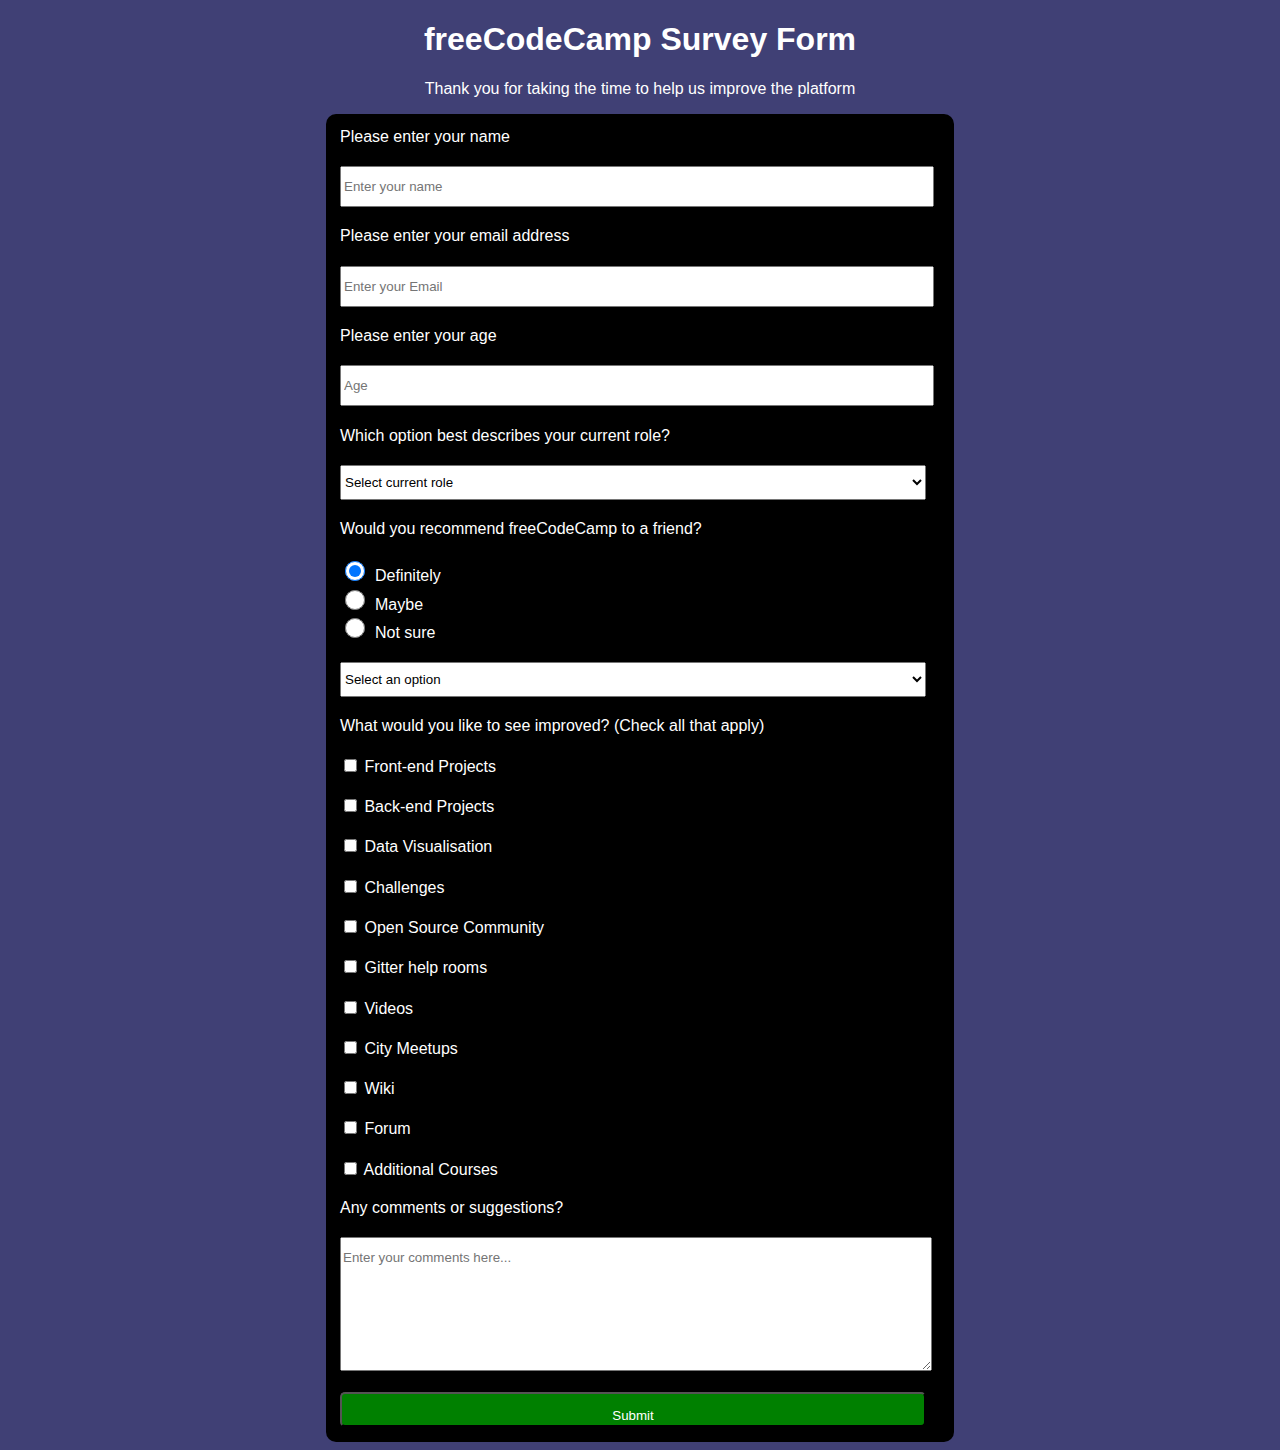
<file: Projeto 1/index.html>
<!DOCTYPE html>
<html lang="pt-br">
<head>
    <meta charset="UTF-8">
    <meta name="viewport" content="width=device-width, initial-scale=1.0">
    <title>https://survey-form.freecodecamp.rocks/</title>
    <link rel="stylesheet" href="styles.css">
</head>
<body>
    <h1 id="title">freeCodeCamp Survey Form</h1>
    <p id="description">Thank you for taking the time to help us improve the platform</p>
    <form id="survey-form">
        <main>
            <label id="name-label">Please enter your name</label>
            <br>
            <input type="text" placeholder="Enter your name" class="text_box" id="name" required>
            <br>
            <label id="email-label">Please enter your email address</label>
            <br>
            <input type="email" placeholder="Enter your Email" class="text_box" id="email" required>
            <br>
            <label id="number-label">Please enter your age</label>
            <br>
            <input type="number" placeholder="Age" class="text_box" id="number" min=12 max=120>
            <br>
            <label for="current-role">Which option best describes your current role?</label>
            <br>
            <select name="current-role" id="dropdown">
                <option value="select-current-role" disabled selected value>Select current role</option>
                <option value="student">Student</option>
                <option value="full-time-job">Full Time Job</option>
                <option value="full-time-learner">Full Time Learner</option>
                <option value="prefer-not-to-say">Prefer not to say</option>
                <option value="other">Other</option> 
            </select>
            <br>
            <label for="recommendation">Would you recommend freeCodeCamp to a friend?</label>
            <br>
            <label>
            <input
              name="user-recommend"
              value="definitely"
              type="radio"
              class="input-radio"
              checked
            />Definitely</label
          >
          <label>
            <input
              name="user-recommend"
              value="maybe"
              type="radio"
              class="input-radio"
            />Maybe</label
          >

          <label
            ><input
              name="user-recommend"
              value="not-sure"
              type="radio"
              class="input-radio"
            />Not sure</label
          >

          <br>
            <select name="favourite-feature" id="favourite-feature">
                <option value="select-an-option" disabled selected value>Select an option</option>
                <option value="challenges">Challenges</option>
                <option value="projects">Projects</option>
                <option value="community">Community</option>
                <option value="open-source">Open Source</option>
            </select>
            <br>
            <label for="improvement">What would you like to see improved? (Check all that apply)</label>
            <br>
            <label for="front-end-projects"><input type="checkbox" value="front-end-projects"> Front-end Projects</label>
            <br>
            <label for="back-end-projects"><input type="checkbox" value="back-end-projects"> Back-end Projects</label>
            <br>
            <label for="data-visualisation"><input type="checkbox" value="data-visualisation"> Data Visualisation</label>
            <br>
            <label for="challenges"><input type="checkbox" value="challenges"> Challenges</label>
            <br>
            <label for="open-source-community"><input type="checkbox" value="open-source-community"> Open Source Community</label>
            <br>
            <label for="gitter-help-rooms"><input type="checkbox" value="gitter-help-rooms"> Gitter help rooms</label>
            <br>
            <label for="videos"><input type="checkbox" value="videos">  Videos</label>
            <br>
            <label for="city-meetups"><input type="checkbox" value="city-meetups"> City Meetups</label>
            <br>
            <label for="wiki"><input type="checkbox" value="wiki"> Wiki</label>
            <br>
            <label for="Forum"><input type="checkbox" value="forum"> Forum</label>
            <br>
            <label for="additional-courses"><input type="checkbox" value="additional-courses"> Additional Courses</label>
            <br>
            <label for="comments">Any comments or suggestions?</label>
            <br>
            <textarea name="comments" id="comments" placeholder="Enter your comments here..." class="final_text_box"></textarea>
            <br>
            <button id="submit" type="submit">Submit</button>
        </main>
    </form>
</body>
</html>
</file>
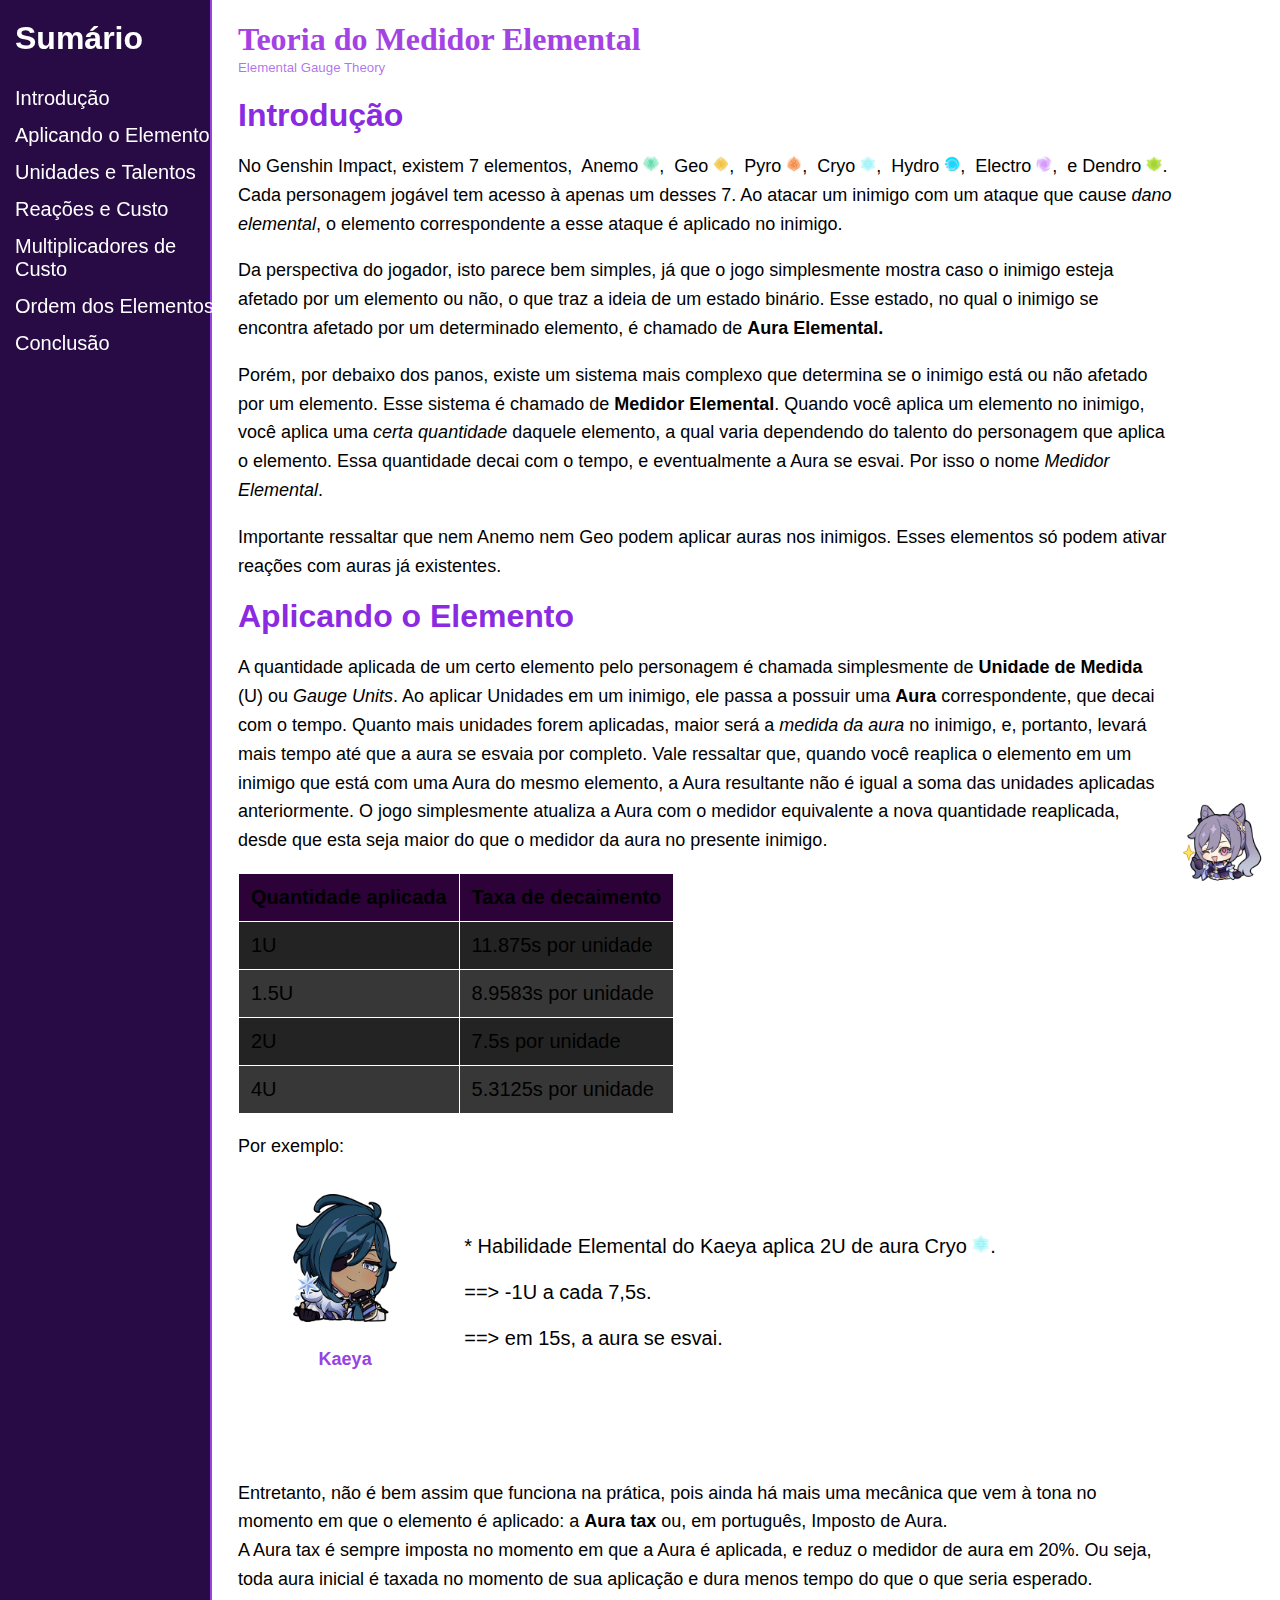
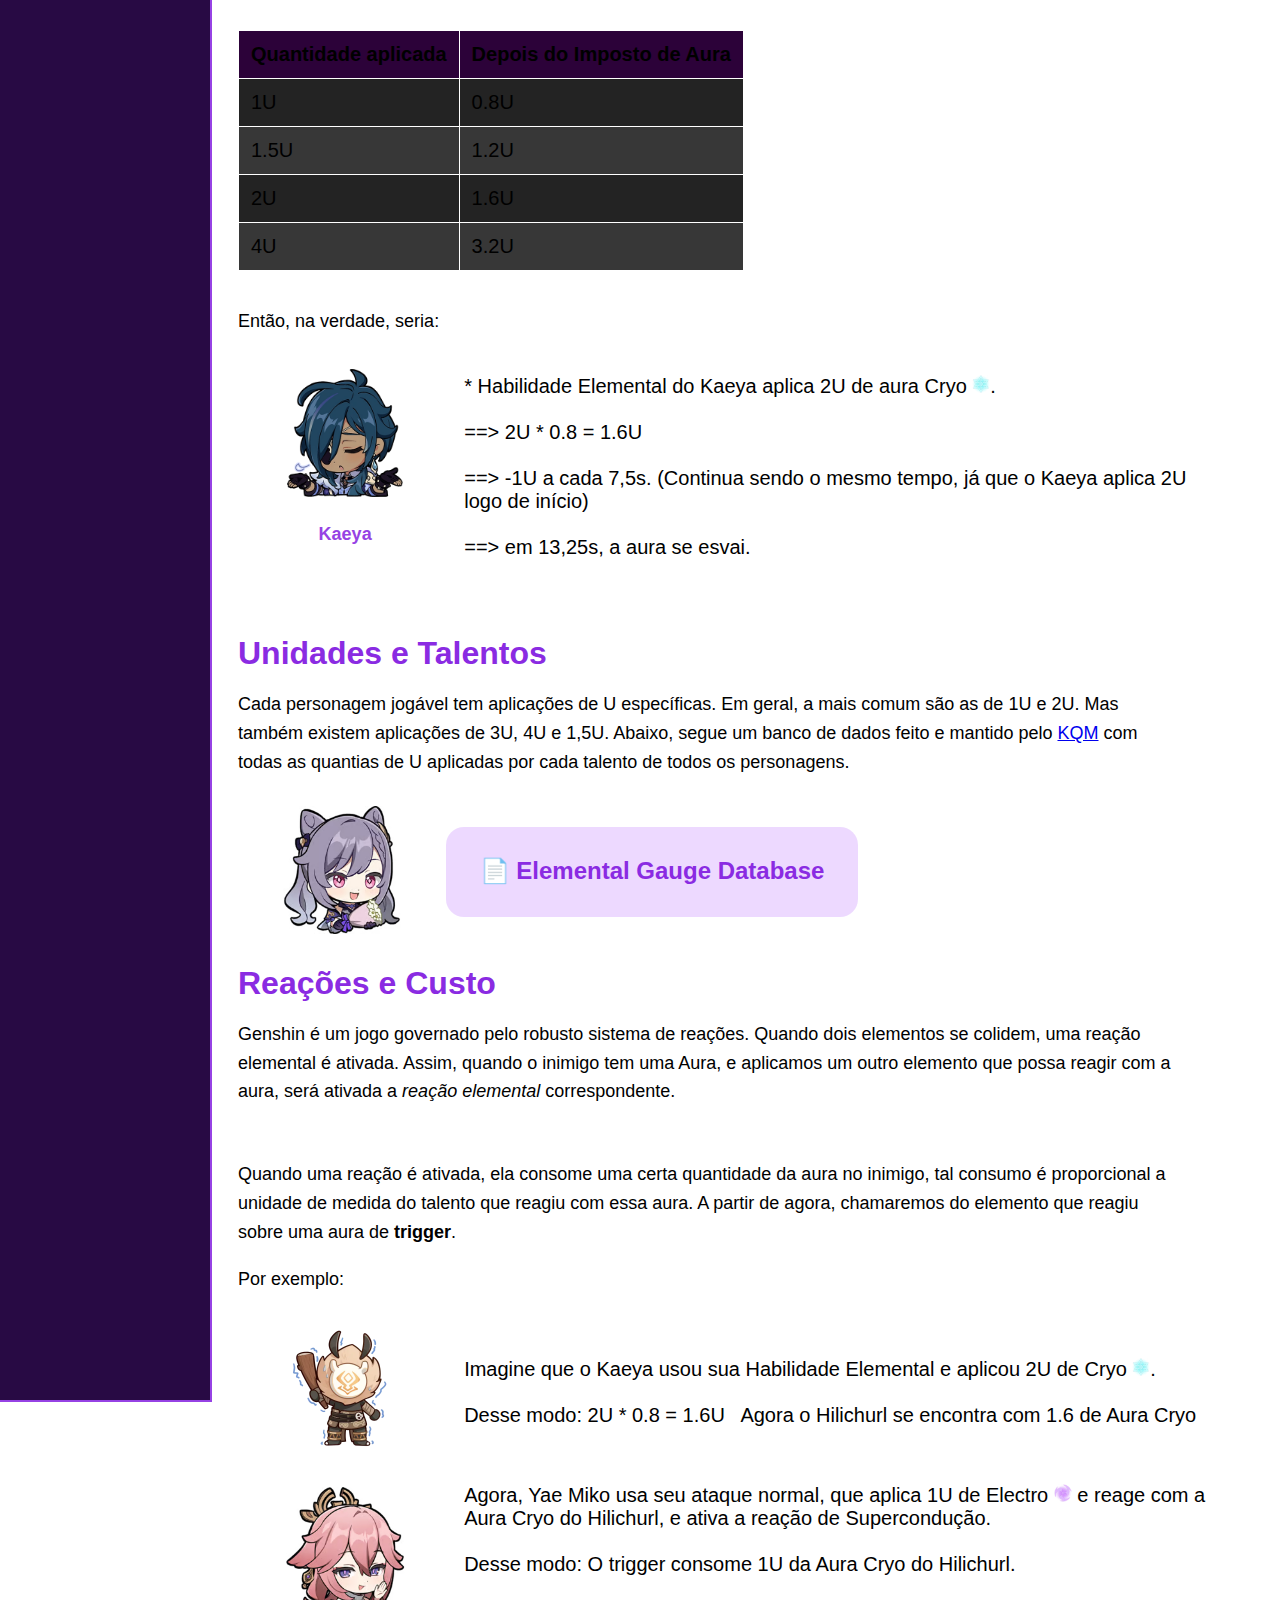
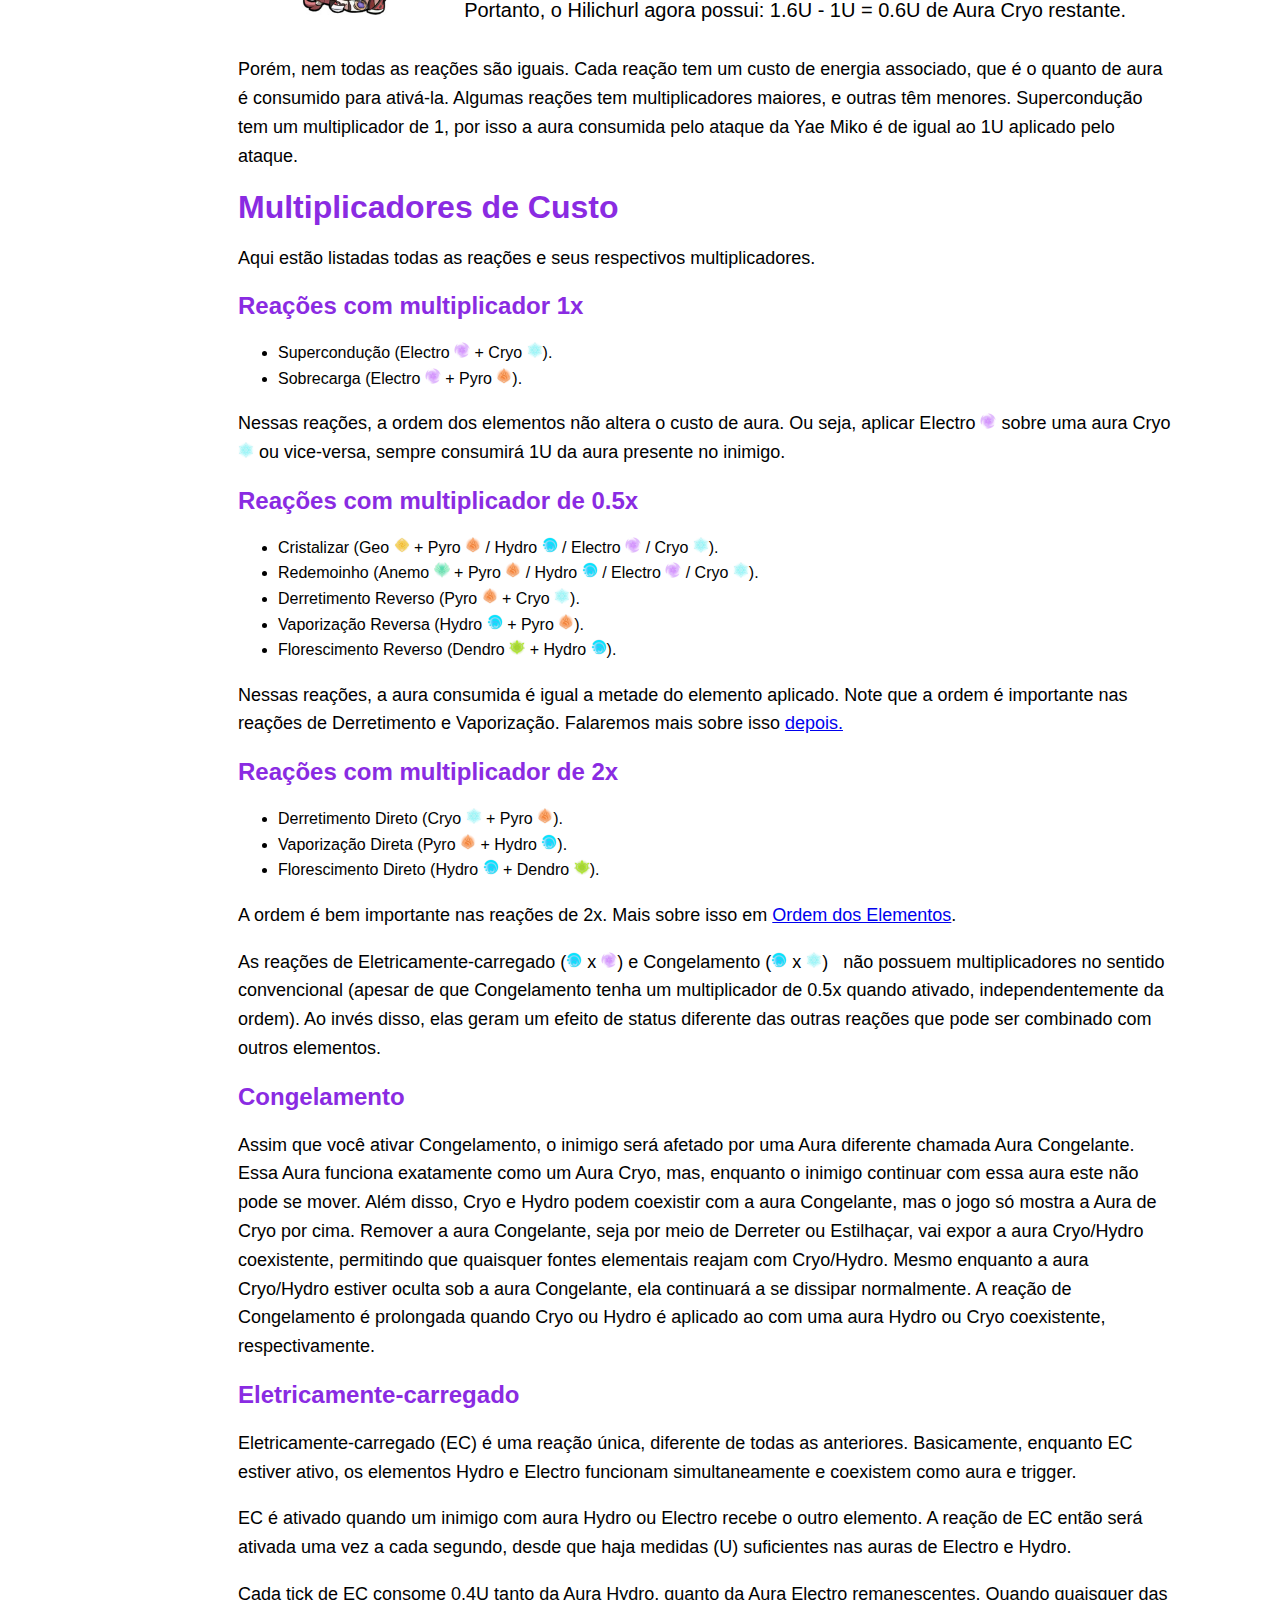
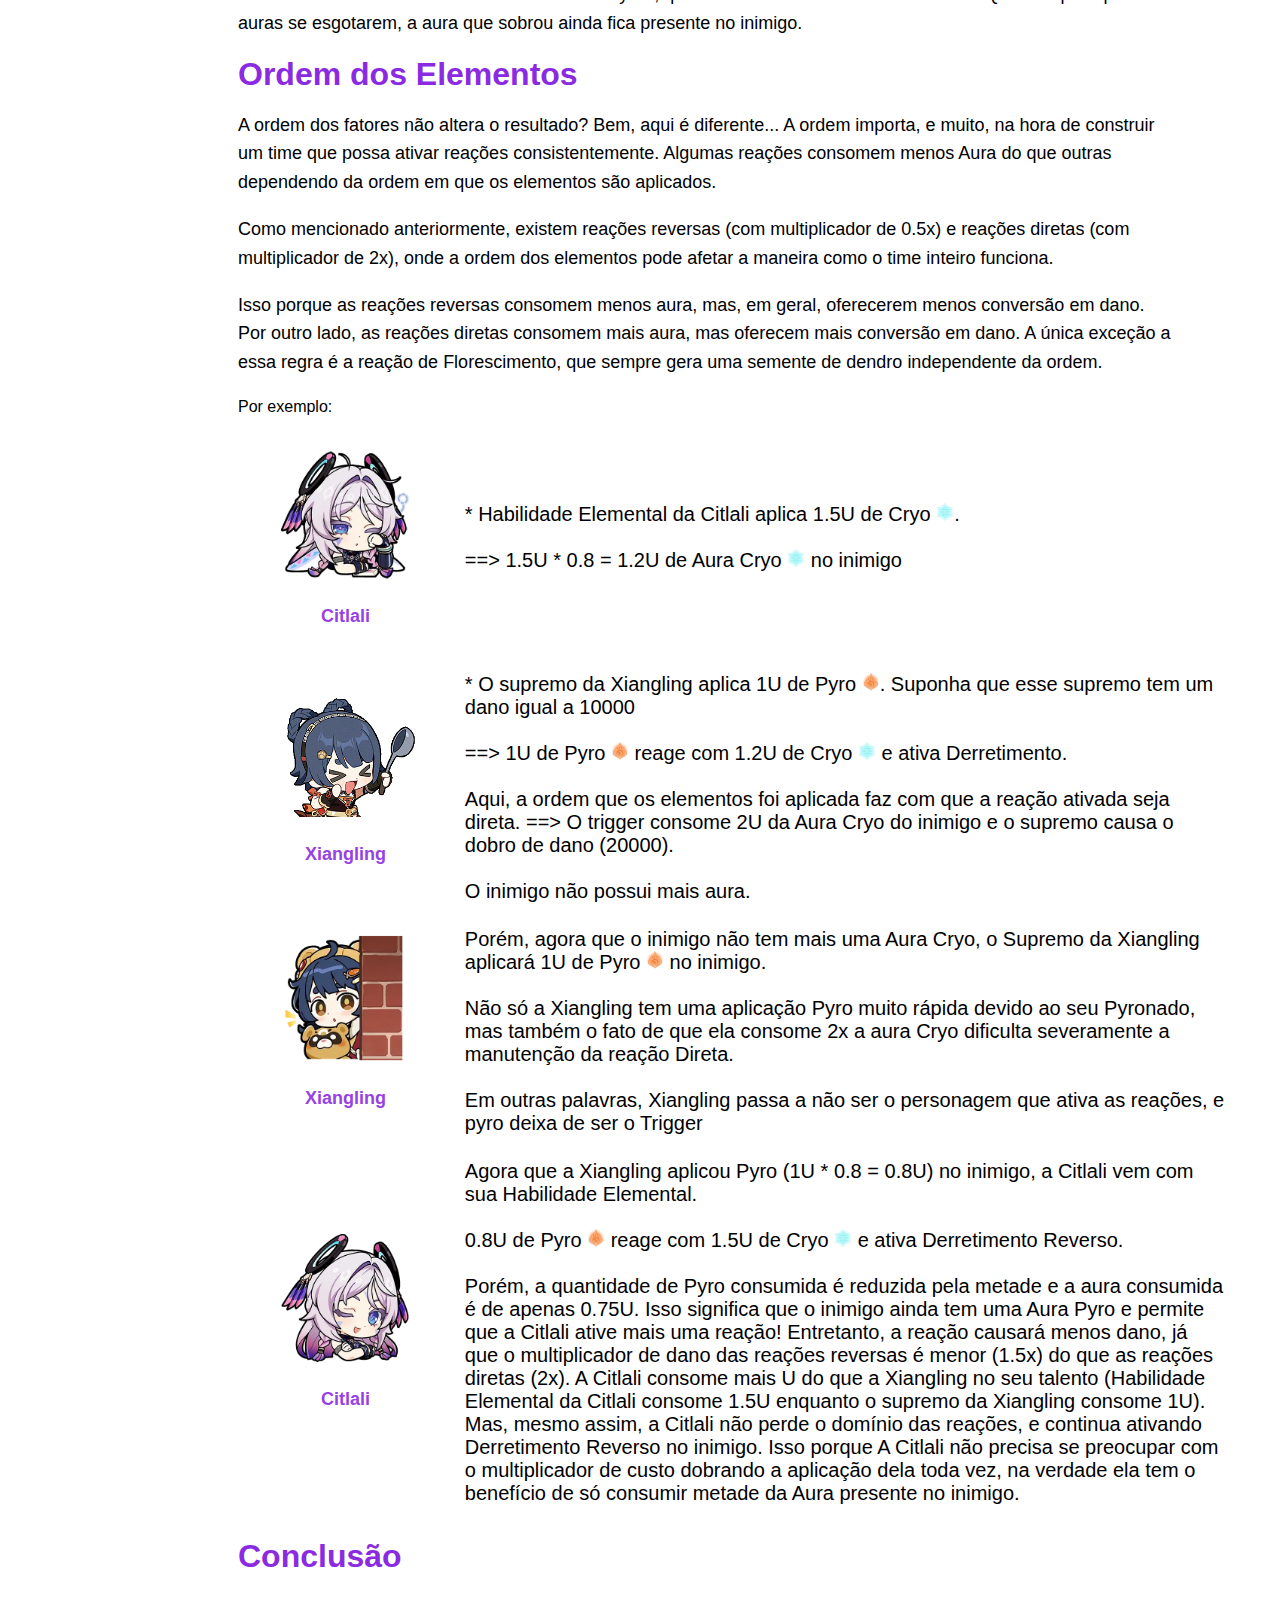
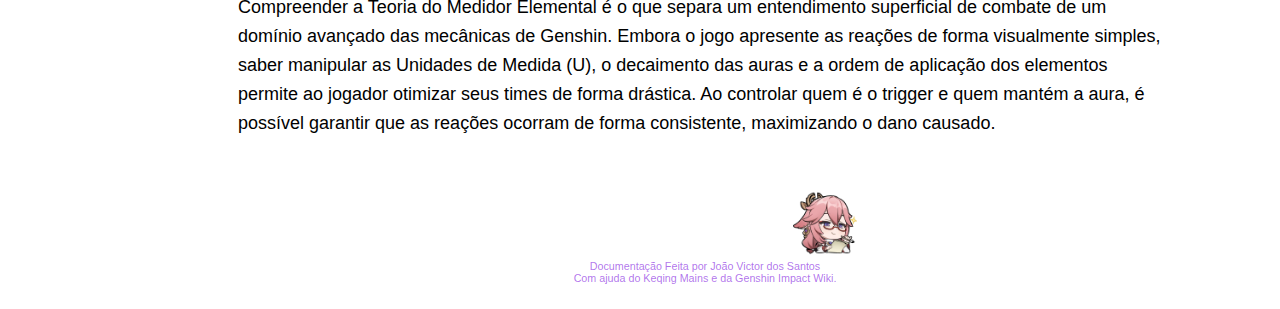
<file: Projeto3/Technical-Documentation-Page/Teoria-Do-Medidor_Elemental/index.html>
<!DOCTYPE html>
<html lang="pt-br">
    <head>
        <meta charset="UTF-8">
        <meta name="viewport" content="width=device-width, initial-scale=1.0">
        <meta name="color-scheme" content="light dark">
        <link rel = "stylesheet" href="styles.css">
    </head>
    <body>
        <!-- Navbar que fica do lado esquerdo da tela com o sumário-->
        <div class="navbar-container">
            <nav id="navbar"> 
                <header>Sumário</header>
                <br>
                <a class="nav-link" href="#introdução">Introdução</a>
                <a class="nav-link" href="#Aplicando_o_Elemento">Aplicando o Elemento</a>
                <a class="nav-link" href="#unidades_e_talentos">Unidades e Talentos</a>
                <a class="nav-link" href="#Reações_e_Custo">Reações e Custo</a>
                <a class="nav-link" href="#Multiplicadores_de_Custo">Multiplicadores de Custo</a>
                <a class="nav-link" href="#Ordem_dos_Elementos">Ordem dos Elementos</a>
                <a class="nav-link" href="#Conclusão">Conclusão</a>
            </nav>
        </div>
    </div>

    <div id="cornerKeqing">
        <a href="https://keqingmains.com"><img src="./imgs/emojis/Keqing/keqing-thumbs-up.webp" alt="Keqing" width="96" height="96"></a>
        <div id="mouse-hover-ckq">Dados retirados do Keqing Mains </div>
    </div>

    <main id="main-doc">

    <h1 style="font-family: 'Gill Sans MT'; color: rgb(164, 66, 228);">Teoria do Medidor Elemental</h1>
    <h5 style="margin-top: -20px; color: rgba(137, 43, 226, 0.653);">Elemental Gauge Theory</h5>

    <section class="main-section" id="introdução">
        <header>Introdução</header>

        <p> No Genshin Impact, existem 7 elementos,&NonBreakingSpace;
            Anemo <img src="./imgs/elements/anemoSymbol.webp" alt="anemo" width="16" height="16">,&NonBreakingSpace;
            Geo <img src="./imgs/elements/geoSymbol.webp" alt="geo" width="16" height="16">,&NonBreakingSpace;
            Pyro <img src="./imgs/elements/pyroSymbol.webp" alt="pyro" width="16" height="16">,&NonBreakingSpace;
            Cryo <img src="./imgs/elements/cryoSymbol.webp" alt="cryo" width="16" height="16">,&NonBreakingSpace;
            Hydro <img src="./imgs/elements/hydroSymbol.webp" alt="hydro" width="16" height="16">,&NonBreakingSpace;
            Electro <img src="./imgs/elements/electroSymbol.webp" alt="electro" width="16" height="16">,&NonBreakingSpace;
            e Dendro <img src="./imgs/elements/dendroSymbol.webp" alt="dendro" width="16" height="16">.  
            Cada personagem jogável tem acesso à apenas um desses 7.
            Ao atacar um inimigo com um ataque que cause <em>dano elemental</em>, o elemento correspondente a esse ataque é aplicado no inimigo.
        </p>
            <p> Da perspectiva do jogador, isto parece bem simples, já que o jogo simplesmente mostra caso o inimigo esteja afetado por um elemento ou não, o que traz a ideia de um estado binário. Esse estado, no qual o inimigo se encontra afetado por um determinado elemento, é chamado de <strong>Aura Elemental.</strong> </p>
            <p> Porém, por debaixo dos panos, existe um sistema mais complexo que determina se o inimigo está ou não afetado por um elemento. Esse sistema é chamado de <strong>Medidor Elemental</strong>. Quando você aplica um elemento no inimigo, você aplica uma <em>certa quantidade</em> daquele elemento, a qual varia dependendo do talento do personagem que aplica o elemento. Essa quantidade decai com o tempo, e eventualmente a Aura se esvai. Por isso o nome <em>Medidor Elemental</em>.</p>
        
        <p>Importante ressaltar que nem Anemo nem Geo podem aplicar auras nos inimigos. Esses elementos só podem ativar reações com auras já existentes.</p>

    </section>
    <section class="main-section" id="Aplicando_o_Elemento">
        <header>Aplicando o Elemento</header>

        <p>A quantidade aplicada de um certo elemento pelo personagem é chamada simplesmente de <strong>Unidade de Medida</strong> (U) ou <em>Gauge Units</em>. Ao aplicar Unidades em um inimigo, ele passa a possuir uma <strong>Aura</strong> correspondente, que decai com o tempo. Quanto mais unidades forem aplicadas, maior será a <em>medida da aura</em> no inimigo, e, portanto, levará mais tempo até que a aura se esvaia por completo. Vale ressaltar que, quando você reaplica o elemento em um inimigo que está com uma Aura do mesmo elemento, a Aura resultante não é igual a soma das unidades aplicadas anteriormente. O jogo simplesmente atualiza a Aura com o medidor equivalente a nova quantidade reaplicada, desde que esta seja maior do que o medidor da aura no presente inimigo.</p>
        
        <table class="infotable">
            <thead>
            <tr>
                <th>Quantidade aplicada</th>
                <th>Taxa de decaimento</th>
            </tr>
            </thead>
            <tbody>
            <tr>
                <td>1U</td>
                <td>11.875s por unidade</td>
            </tr>
            <tr>
                <td>1.5U</td>
                <td>8.9583s por unidade</td>
            </tr>
            <tr>
                <td>2U</td>
                <td>7.5s por unidade</td>
            </tr>
            <tr>
                <td>4U</td>
                <td>5.3125s por unidade</td>
            </tr>
            </tbody>
        </table>

        <p>Por exemplo: </p>
        <table class="exemplos">
            <tr>
                <td class="celula-personagem">
                    <img src="./imgs/emojis/Kaeya/kaeya-haha.webp" alt="Kaeya"> 
                    <p>
                        <a href="https://genshin-impact.fandom.com/wiki/Kaeya" rel="noopener noreferrer">Kaeya</a>
                    </p>
                </td>

                <td class="exemplo-texto">
                    <code> * Habilidade Elemental do Kaeya aplica 2U de aura Cryo <img src="./imgs/elements/cryoSymbol.webp" alt="cryo" width="18" height="18">.</code>
                    <br><br>
                    <code> ==> -1U a cada 7,5s.</code>
                    <br><br>
                    <code> ==>  em 15s, a aura se esvai.</code>
                </td>
            </tr>
        </table>
        <br><br>
        
        <p>Entretanto, não é bem assim que funciona na prática, pois ainda há mais uma mecânica que vem à tona no momento em que o elemento é aplicado: a <strong>Aura tax</strong> ou, em português, Imposto de Aura. <br>
        A Aura tax é sempre imposta no momento em que a Aura é aplicada, e reduz o medidor de aura em 20%. Ou seja, toda aura inicial é taxada no momento de sua aplicação e dura menos tempo do que o que seria esperado.</p>
        <br>

        <table class="infotable">
            <thead>
                <tr>
                    <th>Quantidade aplicada</th>
                    <th>Depois do Imposto de Aura</th>
                </tr>
            </thead>
            <tbody>
                <tr>
                    <td>1U</td>
                    <td>0.8U</td>
                </tr>
                <tr>
                    <td>1.5U</td>
                    <td>1.2U</td>
                </tr>
                <tr>
                    <td>2U</td>
                    <td>1.6U</td>
                </tr>
                <tr>
                    <td>4U</td>
                    <td>3.2U</td>
                </tr>
            </tbody>
        </table>
        <br>
        <p>Então, na verdade, seria: </p>
        <table class="exemplos">
            <tr>
                <td class="celula-personagem">
                    <img src="./imgs/emojis/Kaeya/kaeya-sigh.webp" alt="Kaeya"> 
                    <p>
                        <a href="https://genshin-impact.fandom.com/wiki/Kaeya" rel="noopener noreferrer">Kaeya</a>
                    </p>
                </td>

                <td class="exemplo-texto">
                    <code> * Habilidade Elemental do Kaeya aplica 2U de aura Cryo <img src="./imgs/elements/cryoSymbol.webp" alt="cryo" width="18" height="18">.</code>
                    <br><br>
                    <code> ==> 2U * 0.8 = 1.6U </code>
                    <br><br>
                    <code> ==> -1U a cada 7,5s. (Continua sendo o mesmo tempo, já que o Kaeya aplica 2U logo de início)</code>
                    <br><br>
                    <code> ==>  em 13,25s, a aura se esvai.</code>
                </td>
            </tr>
        </table>
        <br><br>
        
    </section>

    <section class="main-section" id="unidades_e_talentos">
        <header>Unidades e Talentos</header>
        <p>Cada personagem jogável tem aplicações de U específicas. Em geral, a mais comum são as de 1U e 2U. Mas também existem aplicações de 3U, 4U e 1,5U. Abaixo, segue um banco de dados feito e mantido pelo <a href="https://keqingmains.com/">KQM</a> com todas as quantias de U aplicadas por cada talento de todos os personagens.</p>
        
        <div class="containerDB">
            <div id="keqing-flowers">
                <img src="./imgs/emojis/Keqing/keqing-flowers.webp" alt="keqing" width="128" height="128">
            </div>

            <div id="database-link-ref">
                <a href="https://library.keqingmains.com/resources/compendiums/elemental-gauges" style="text-decoration: none;">
                    <h2 style="text-decoration: none;">
                    📄️ Elemental Gauge Database
                    </h2>
                </a>
            </div>
        </div>
    
    </section>

    <br>
    <section class="main-section" id="Reações_e_Custo">
        <header>Reações e Custo</header>

        <p>Genshin é um jogo governado pelo robusto sistema de reações. Quando dois elementos se colidem, uma reação elemental é ativada. Assim, quando o inimigo tem uma Aura, e aplicamos um outro elemento que possa reagir com a aura, será ativada a <em>reação elemental</em> correspondente.</p><br>
        <p>Quando uma reação é ativada, ela consome uma certa quantidade da aura no inimigo, tal consumo é proporcional a unidade de medida do talento que reagiu com essa aura. A partir de agora, chamaremos do elemento que reagiu sobre uma aura de <strong>trigger</strong>.</p>

        <p>Por exemplo:</p>
        <table class="exemplos">
            <tr>
                <td class="celula-personagem">
                    <img src="./imgs/emojis/Hilichurl/hilichurl-shiver.webp" alt="Hilichurl"> 
                </td>

                <td class="exemplo-texto">
                    <code>Imagine que o Kaeya usou sua Habilidade Elemental e aplicou 2U de Cryo <img src="./imgs/elements/cryoSymbol.webp" alt="cryo" width="18" height="18">.</code> <br><br>
                    <code>Desse modo: 2U * 0.8 = 1.6U &NonBreakingSpace; Agora o Hilichurl se encontra com 1.6 de Aura Cryo</code>
                </td>
            </tr>

            <tr>
                <td class="celula-personagem">
                    <img src="./imgs/emojis/Yae-Miko/yae-miko-you-scared.webp" alt="Yae Miko"> 
                </td>

                <td class="exemplo-texto">
                    <code>Agora, Yae Miko usa seu ataque normal, que aplica 1U de Electro <img src="./imgs/elements/electroSymbol.webp" alt="electro" width="18" height="18"> e reage com a Aura Cryo do Hilichurl, e ativa a reação de Supercondução.</code> <br><br>
                    <code>Desse modo: O trigger consome 1U da Aura Cryo do Hilichurl.</code> <br><br>
                    <code>Portanto, o Hilichurl agora possui: 1.6U - 1U = 0.6U de Aura Cryo restante.</code>
                </td>
            </tr>
        </table>

        <p>Porém, nem todas as reações são iguais. Cada reação tem um custo de energia associado, que é o quanto de aura é consumido para ativá-la.
            Algumas reações tem multiplicadores maiores, e outras têm menores. Supercondução tem um multiplicador de 1, por isso a aura consumida pelo ataque da Yae Miko é de igual ao 1U aplicado pelo ataque.</p>
        </section>
    
    <section class="main-section" id="Multiplicadores_de_Custo">
        <header>Multiplicadores de Custo</header>

        <p>Aqui estão listadas todas as reações e seus respectivos multiplicadores.</p>
        <h2>Reações com multiplicador 1x</h2>
        <ul>
            <li>
                Supercondução (Electro <img src="./imgs/elements/electroSymbol.webp" alt="electro" width="16" height="16"> + Cryo <img src="./imgs/elements/cryoSymbol.webp" alt="cryo" width="16" height="16">).
            </li>
            <li>
                Sobrecarga (Electro <img src="./imgs/elements/electroSymbol.webp" alt="electro" width="16" height="16"> + Pyro <img src="./imgs/elements/pyroSymbol.webp" alt="pyro" width="16" height="16">).
            </li>
        </ul>
        <p>Nessas reações, a ordem dos elementos não altera o custo de aura. Ou seja, aplicar Electro <img src="./imgs/elements/electroSymbol.webp" alt="electro" width="16" height="16"> sobre uma aura Cryo <img src="./imgs/elements/cryoSymbol.webp" alt="cryo" width="16" height="16"> ou vice-versa, sempre consumirá 1U da aura presente no inimigo.</p>

    <h2>Reações com multiplicador de 0.5x</h2>
    <ul>
        <li>
            Cristalizar (Geo <img src="./imgs/elements/geoSymbol.webp" alt="geo" width="16" height="16"> + Pyro <img src="./imgs/elements/pyroSymbol.webp" alt="pyro" width="16" height="16"> / Hydro <img src="./imgs/elements/hydroSymbol.webp" alt="hydro" width="16" height="16"> / Electro <img src="./imgs/elements/electroSymbol.webp" alt="electro" width="16" height="16"> / Cryo <img src="./imgs/elements/cryoSymbol.webp" alt="cryo" width="16" height="16">).
        </li>
        <li>
            Redemoinho (Anemo <img src="./imgs/elements/anemoSymbol.webp" alt="anemo" width="16" height="16"> + Pyro <img src="./imgs/elements/pyroSymbol.webp" alt="pyro" width="16" height="16"> / Hydro <img src="./imgs/elements/hydroSymbol.webp" alt="hydro" width="16" height="16"> / Electro <img src="./imgs/elements/electroSymbol.webp" alt="electro" width="16" height="16"> / Cryo <img src="./imgs/elements/cryoSymbol.webp" alt="cryo" width="16" height="16">).
        </li>
        <li>
            Derretimento Reverso (Pyro <img src="./imgs/elements/pyroSymbol.webp" alt="pyro" width="16" height="16"> + Cryo <img src="./imgs/elements/cryoSymbol.webp" alt="cryo" width="16" height="16">).
        </li>
        <li>
            Vaporização Reversa (Hydro <img src="./imgs/elements/hydroSymbol.webp" alt="hydro" width="16" height="16"> + Pyro <img src="./imgs/elements/pyroSymbol.webp" alt="pyro" width="16" height="16">).
        </li>
        <li>
            Florescimento Reverso (Dendro <img src="./imgs/elements/dendroSymbol.webp" alt="dendro" width="16" height="16"> + Hydro <img src="./imgs/elements/hydroSymbol.webp" alt="hydro" width="16" height="16">).
        </li>
    </ul>
    <p>Nessas reações, a aura consumida é igual a metade do elemento aplicado. Note que a ordem é importante nas reações de Derretimento e Vaporização. Falaremos mais sobre isso <a href="#Ordem_dos_Elementos">depois.</a></p>

    <h2>Reações com multiplicador de 2x</h2>
    <ul>
        <li>
            Derretimento Direto (Cryo <img src="./imgs/elements/cryoSymbol.webp" alt="cryo" width="16" height="16"> + Pyro <img src="./imgs/elements/pyroSymbol.webp" alt="pyro" width="16" height="16">).
        </li>
        <li>
            Vaporização Direta (Pyro <img src="./imgs/elements/pyroSymbol.webp" alt="pyro" width="16" height="16"> + Hydro <img src="./imgs/elements/hydroSymbol.webp" alt="hydro" width="16" height="16">).
        </li>
        <li>
            Florescimento Direto (Hydro <img src="./imgs/elements/hydroSymbol.webp" alt="hydro" width="16" height="16"> + Dendro <img src="./imgs/elements/dendroSymbol.webp" alt="dendro" width="16" height="16">).
        </li>
    </ul>
    <p>A ordem é bem importante nas reações de 2x. Mais sobre isso em <a href="#Ordem_dos_Elementos">Ordem dos Elementos</a>.</p>

    <p>As reações de Eletricamente-carregado (<img src="./imgs/elements/hydroSymbol.webp" alt="hydro" width="16" height="16"> x <img src="./imgs/elements/electroSymbol.webp" alt="electro" width="16" height="16">) e Congelamento (<img src="./imgs/elements/hydroSymbol.webp" alt="hydro" width="16" height="16"> x <img src="./imgs/elements/cryoSymbol.webp" alt="cryo" width="16" height="16">) &NonBreakingSpace;
    não possuem multiplicadores no sentido convencional (apesar de que Congelamento tenha um multiplicador de 0.5x quando ativado, independentemente da ordem). Ao invés disso, elas geram um efeito de status diferente das outras reações que pode ser combinado com outros elementos.</p>

    <h2>Congelamento</h2>
    <p>Assim que você ativar Congelamento, o inimigo será afetado por uma Aura diferente chamada Aura Congelante. Essa Aura funciona exatamente como um Aura Cryo, mas, enquanto o inimigo continuar com essa aura este não pode se mover. Além disso, Cryo e Hydro podem coexistir com a aura Congelante, mas o jogo só mostra a Aura de Cryo por cima. Remover a aura Congelante, seja por meio de Derreter ou Estilhaçar, vai expor a aura Cryo/Hydro coexistente, permitindo que quaisquer fontes elementais reajam com Cryo/Hydro. Mesmo enquanto a aura Cryo/Hydro estiver oculta sob a aura Congelante, ela continuará a se dissipar normalmente.
    A reação de Congelamento é prolongada quando Cryo ou Hydro é aplicado ao com uma aura Hydro ou Cryo coexistente, respectivamente.</p>

    <h2>Eletricamente-carregado</h2>
    <p>Eletricamente-carregado (EC) é uma reação única, diferente de todas as anteriores. Basicamente, enquanto EC estiver ativo, os elementos Hydro e Electro funcionam simultaneamente e coexistem como aura e trigger.</p>
    <p>EC é ativado quando um inimigo com aura Hydro ou Electro recebe o outro elemento. A reação de EC então será ativada uma vez a cada segundo, desde que haja medidas (U) suficientes nas auras de Electro e Hydro.<p>
    <p>Cada tick de EC consome 0.4U tanto da Aura Hydro, quanto da Aura Electro remanescentes. Quando quaisquer das auras se esgotarem, a aura que sobrou ainda fica presente no inimigo.</p>
    </section> 

    <section class="main-section" id="Ordem_dos_Elementos">
        <header>Ordem dos Elementos</header>
        <p>A ordem dos fatores não altera o resultado? Bem, aqui é diferente... A ordem importa, e muito, na hora de construir um time que possa ativar reações consistentemente.
            Algumas reações consomem menos Aura do que outras dependendo da ordem em que os elementos são aplicados. 
        </p>
        <p>Como mencionado anteriormente, existem reações reversas (com multiplicador de 0.5x) e reações diretas (com multiplicador de 2x), onde a ordem dos elementos pode afetar a maneira como o time inteiro funciona.</p>
        <p>Isso porque as reações reversas consomem menos aura, mas, em geral, oferecerem menos conversão em dano. Por outro lado, as reações diretas consomem mais aura, mas oferecem mais conversão em dano. A única exceção a essa regra é a reação de Florescimento, que sempre gera uma semente de dendro independente da ordem.</p>

        <h4>Por exemplo:</h4>

        <table class="exemplos">
            <tr>
                <td class="celula-personagem">
                    <img src="./imgs/emojis/Citlali/citlali-doze.webp" alt="Citlali"> 
                    <p>
                        <a href="https://genshin-impact.fandom.com/wiki/Citlali" rel="noopener noreferrer">Citlali</a>
                    </p>
                </td>

                <td class="exemplo-texto">
                    <code> * Habilidade Elemental da Citlali aplica 1.5U de Cryo <img src="./imgs/elements/cryoSymbol.webp" alt="cryo" width="18" height="18">.</code>
                    <br><br>
                    <code> ==> 1.5U * 0.8 = 1.2U de Aura Cryo <img src="./imgs/elements/cryoSymbol.webp" alt="cryo" width="18" height="18"> no inimigo </code>
                    <br><br>
                </td>
            </tr>

            <tr>
                <td class="celula-personagem">
                    <img src="./imgs/emojis/Xiangling/xiangling-wok.webp" alt="Xiangling" style="width: 150px;"> 
                    <p>
                        <a href="https://genshin-impact.fandom.com/wiki/Xiangling" rel="noopener noreferrer">Xiangling</a>
                    </p>
                </td>

                <td class="exemplo-texto">
                    <code> * O supremo da Xiangling aplica 1U de Pyro <img src="./imgs/elements/pyroSymbol.webp" alt="pyro" width="18" height="18">. Suponha que esse supremo tem um dano igual a 10000</code>
                    <br><br>
                    <code> ==> 1U de Pyro <img src="./imgs/elements/pyroSymbol.webp" alt="pyro" width="18" height="18"> reage com 1.2U de Cryo <img src="./imgs/elements/cryoSymbol.webp" alt="cryo" width="18" height="18"> e ativa Derretimento.</code>
                    <br><br>
                    <code>Aqui, a ordem que os elementos foi aplicada faz com que a reação ativada seja direta.</code>
                    <code> ==> O trigger consome 2U da Aura Cryo do inimigo e o supremo causa o dobro de dano (20000).</code> 
                    <br><br>
                    <code> O inimigo não possui mais aura.</code>
                </td>
            </tr>

            <tr>
                <td class="celula-personagem">
                    <img src="./imgs/emojis/Xiangling/xiangling-peek.webp" alt="Xiangling"> 
                    <p>
                        <a href="https://genshin-impact.fandom.com/wiki/Xiangling" rel="noopener noreferrer">Xiangling</a>
                    </p>
                </td>

                <td class="exemplo-texto">
                    <code>Porém, agora que o inimigo não tem mais uma Aura Cryo, o Supremo da Xiangling aplicará 1U de Pyro <img src="./imgs/elements/pyroSymbol.webp" alt="pyro" width="18" height="18"> no inimigo.</code>
                    <br><br>
                    <code>Não só a Xiangling tem uma aplicação Pyro muito rápida devido ao seu Pyronado, mas também o fato de que ela consome 2x a aura Cryo dificulta severamente a manutenção da reação Direta.</code>
                    <br><br>
                    <code>Em outras palavras, Xiangling passa a não ser o personagem que ativa as reações, e pyro deixa de ser o Trigger</code>
                </td>
            </tr>

            <tr>
                <td class="celula-personagem">
                    <img src="./imgs/emojis/Citlali/citlali-wink.webp" alt="Citlali"> 
                    <p>
                        <a href="https://genshin-impact.fandom.com/wiki/Citlali" rel="noopener noreferrer">Citlali</a>
                    </p>
                </td>

                <td class="exemplo-texto">
                    <code>Agora que a Xiangling aplicou Pyro (1U * 0.8 = 0.8U) no inimigo, a Citlali vem com sua Habilidade Elemental.</code>
                    <br><br>
                    <code>0.8U de Pyro <img src="./imgs/elements/pyroSymbol.webp" alt="pyro" width="18" height="18"> reage com 1.5U de Cryo <img src="./imgs/elements/cryoSymbol.webp" alt="cryo" width="18" height="18"> e ativa Derretimento Reverso.</code>
                    <br><br>
                    <code>Porém, a quantidade de Pyro consumida é reduzida pela metade e a aura consumida é de apenas 0.75U. Isso significa que o inimigo ainda tem uma Aura Pyro e permite que a Citlali ative mais uma reação!</code>
                    <code>Entretanto, a reação causará menos dano, já que o multiplicador de dano das reações reversas é menor (1.5x) do que as reações diretas (2x).</code>
                    <code>A Citlali consome mais U do que a Xiangling no seu talento (Habilidade Elemental da Citlali consome 1.5U enquanto o supremo da Xiangling consome 1U).</code>
                    <code>Mas, mesmo assim, a Citlali não perde o domínio das reações, e continua ativando Derretimento Reverso no inimigo. Isso porque A Citlali não precisa se preocupar com o multiplicador de custo dobrando a aplicação dela toda vez, na verdade ela tem o benefício de só consumir metade da Aura presente no inimigo.</code>
                </td>
            </tr>
        </table>
    </section>

    <section class="main-section" id="Conclusão">
        <header>Conclusão</header>
        <p> 
            Compreender a Teoria do Medidor Elemental é o que separa um entendimento superficial de combate de um domínio 
            avançado das mecânicas de Genshin. Embora o jogo apresente as reações de forma visualmente simples, saber 
            manipular as Unidades de Medida (U), o decaimento das auras e a ordem de aplicação dos elementos permite ao 
            jogador otimizar seus times de forma drástica. Ao controlar quem é o trigger e quem mantém a aura, é possível 
            garantir que as reações ocorram de forma consistente, maximizando o dano causado.
        </p>
        </section>

        <br><br>

        <img src="./imgs/emojis/Yae-Miko/yae-miko-learn.webp" id="best-shrine-maiden" alt="Miko">
        <h6 style="color: rgba(137, 43, 226, 0.653); text-align: center;">
            Documentação Feita por João Victor dos Santos <br>
            Com ajuda do Keqing Mains e da Genshin Impact Wiki. <br>
        </h6>
</main>
</body>
</html>
</file>
<file: Projeto 1/styles.css>
* {
    font-family: Arial, Helvetica, sans-serif;
}

body {
    background-color: rgba(13, 13, 80, 0.788);
    text-align: center;
}

h1, p, main {
    color: white;
}

main {
    width: 600px;
    height: 1300px;
    background-color: white;
    border-radius: 10px;
    text-align: center;
    margin: auto;
    display: grid;
    justify-items: start;
    padding: 14px;
    background-color: black;
}

select, .text_box, .final_text_box, button {
    width: 586px;
}

.text_box, button, select {
    height: 35px;
}

.final_text_box {
    height: 120px;
    line-height: 20px;
    padding-top: 10px;
}

button {
    background-color: green;
    color: white;
    border-radius: 5px;
    padding: 14px;
}

.input-radio {
  display: inline-block;
  margin-right: 0.625rem;
  min-height: 1.25rem;
  min-width: 1.25rem;
}
</file>
<file: Projeto3/Technical-Documentation-Page/Teoria-Do-Medidor_Elemental/styles.css>
/**Estilos gerais**/
* {
    font-family: 'Calibri', sans-serif;
}

p {
    font-size: 18px;
    line-height: 1.6;
}

h1, h2, h3 {
    font-weight: bold;
    color: blueviolet;
}

h4, h5, h6 {
    font-weight: normal;
}

li {
    line-height: 1.6;
}

.main-section header {
    font-size: 32px;
    font-weight: bold;
    color: blueviolet;
}

#main-doc {
    margin-left: 230px;
    margin-right: 100px;
}

/**Para as tabelas**/
table {
    font-size: 20px;
    width: 100%;
    border-collapse: collapse;
    border-spacing: 3px;
    text-align: left;
    display: block;
}

.infotable thead th{
    background-color: rgb(44, 2, 57) !important;
}

.infotable th, td {
    padding: 12px;
    border: 1px solid white;
}

.infotable tr:nth-child(even) {
    background-color: rgb(55, 55, 55) ;
}

.infotable tr:nth-child(odd) {
    background-color: rgb(35, 35, 35);
}

.exemplos {
    display: flex;
    gap: 20px;
    margin-top: 20px;
    margin-bottom: 20px;
    width: 1000px;
    max-width: 1000px;
}

.exemplos .celula-personagem {
    text-align: center;
    font-weight: bold;
    color: rgb(150, 66, 228);
    width: 190px;
}

.exemplos .celula-personagem a {
    color: inherit;
    text-decoration: none;
}

.exemplos .celula-personagem img {
    width: 128px;
    height: 128px;
}

.exemplos .exemplo-texto {
    font-size: 20px;
    width: 780px;
} 

/**Para a navbar**/
.navbar-container {
    margin-left: -20px;
    margin-top: -23px;
    width: 220px;
    height: 3000px;
    background-color: rgb(40, 10, 68);
    font-size: 20px;
    border: 2px solid rgb(150, 66, 228);
    position: fixed;
}

#navbar {
    position: fixed;
    margin-left: 25px;
    margin-top: 20px;
    color: white;
}

#navbar a {
    color: white;
    display: block;
    margin-bottom: 14px;
    width: 200px;
    height: inherit;
    text-decoration: none;
}

#navbar header {
    display: block;
    margin-bottom: 7px;
    margin-top: 0px;
    font-size: 32px;
    font-weight: bold;
}

/**container responsivo**/
.containerDB {
    width: 600px;
    height: 90px;
    display: flex;
    align-items: center;
    margin-top: 50px;
    margin-bottom: 30px;
    margin-left: 20px;
    gap: 20px;
}

.containerDB #database-link-ref{
    border-radius: 18px;
    text-align: center;

    width: 600px;
    height: 90px;

    background-color: rgba(198, 136, 255, 0.316);
}

.containerDB #database-link-ref h2 {
    padding: 10px;
}

.containerDB #keqing-flowers {
    padding: 20px;
}

/**Keqing no canto**/
#cornerKeqing {
    width: 96px;
    height: 96px;
    position: fixed;
    bottom: 10px;
    right: 10px;
    display: block;
}

#cornerKeqing #mouse-hover-ckq {
    display: none;
}

#cornerKeqing:hover #mouse-hover-ckq {
    width: max-content;
    height: 16px;
    margin-left: -130%;
    margin-top: -130%;
    display: block;
}

#best-shrine-maiden {
    width: 64px;
    height: 64px;
    align-items: center;
    display: block;
    margin-left: 555px;
    margin-right: 300px;
    margin-bottom: -20px;
}


@media (max-height: 600px) {
    .main-section {
        font-size: .7em;
    }
};
</file>
